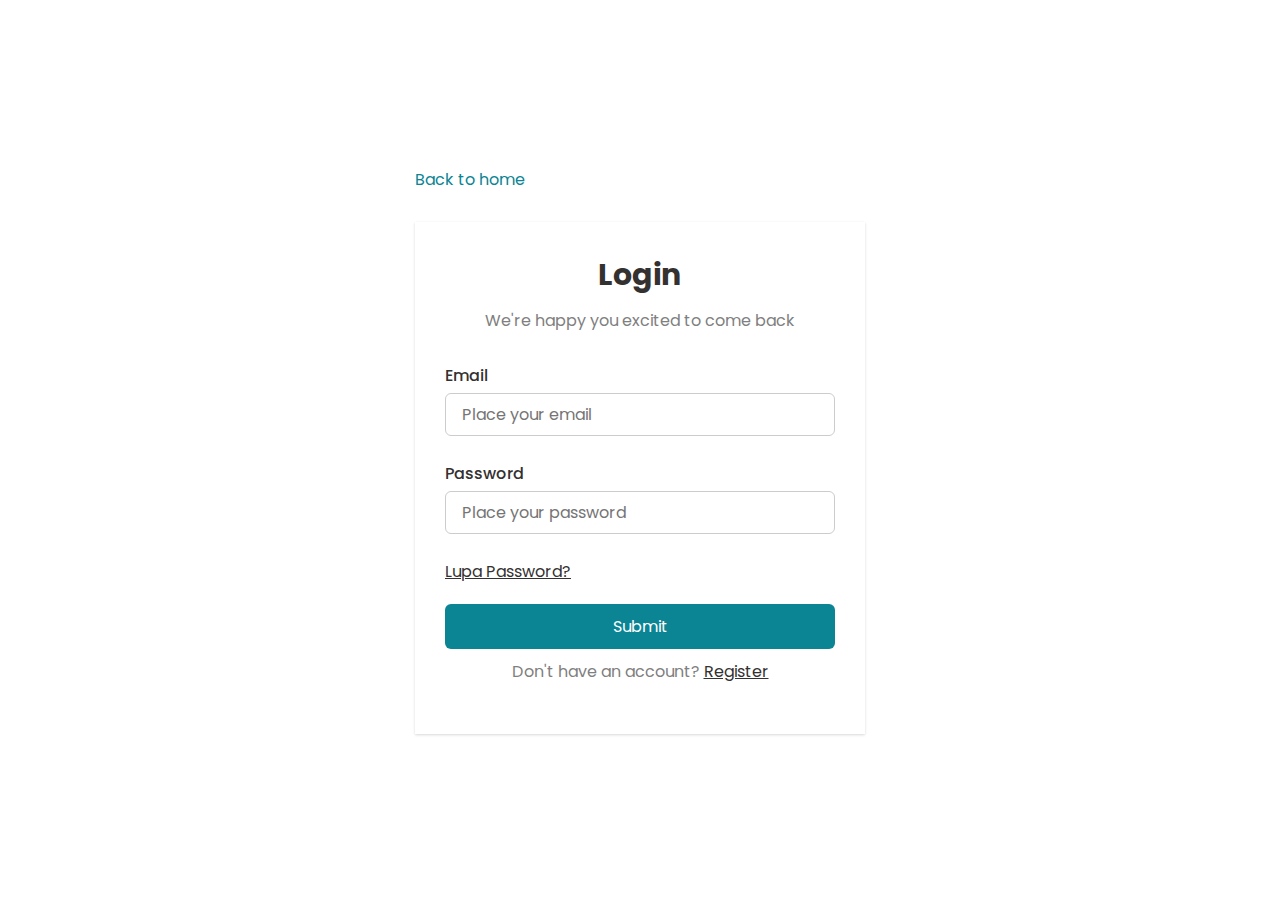
<file: login.html>
<!DOCTYPE html>
<html lang="en">
<head>
    <meta charset="UTF-8">
    <meta name="viewport" content="width=device-width, initial-scale=1.0">
    <title>JustLearn | Login</title>
    <link rel="stylesheet" href="style.css">
</head>
<body>
    <main class="container flex-center" style="min-height: 100vh; flex-direction: column;">
        <section class="container flex-center">
            <section style="width: 450px; margin-bottom: 30px;">
                <a class="text-back" href="index.html">Back to home</a>
            </section>
        </section>
        <section class="container flex-center">
            <form class="form">
                <h2>Login</h2>
                <p class="form-text-info">We're happy you excited to come back</p>
                <section class="input-control email-control">
                    <label for="email">Email</label>
                    <input type="email" id="email" placeholder="Place your email">
                </section>
                <section class="input-control password-control">
                    <label for="password">Password</label>
                    <input type="password" id="password" placeholder="Place your password">
                </section>
                <a href="lupapassword.html" class="text-lupapassword">Lupa Password?</a>
                <button type="submit" class="btn btn-primary">Submit</button>
                <p class="form-text-info">Don't have an account? <a href="register.html" class="text-register">Register</a></p>
            </form>
        </section>
    </main>


    <style>
        .text-back {
            color: var(--primary);
            text-decoration: none;
        }
        .text-lupapassword {
            font-size: 16px;
            color: var(--secondary);
            margin-bottom: 10px;
        }
        .text-register {
            font-size: 16px;
            color: var(--secondary);
        }
    </style>

    <script src="scripts/script-login.js"></script>
</body>
</html>
</file>
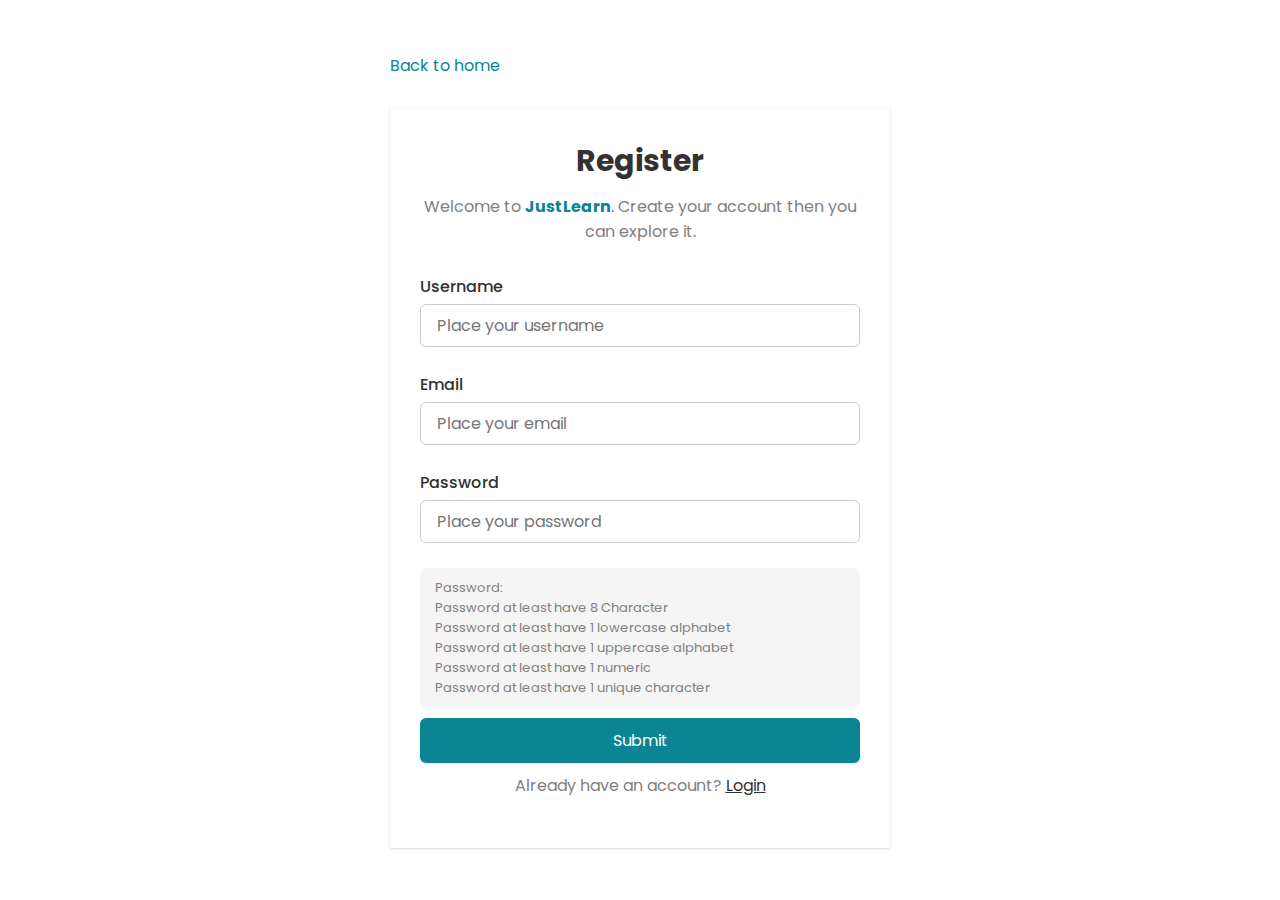
<file: register.html>
<!DOCTYPE html>
<html lang="en">
<head>
    <meta charset="UTF-8">
    <meta name="viewport" content="width=device-width, initial-scale=1.0">
    <title>JustLearn | Register</title>
    <link rel="stylesheet" href="style.css">
</head>
<body>
    <main class="container flex-center" style="min-height: 100vh; flex-direction: column;">
        <section class="container flex-center">
            <section style="width: 500px; margin: 50px 0 30px;">
                <a class="text-back" href="index.html">Back to home</a>
            </section>
        </section>
        <section class="container flex-center">
            <form class="form" style="margin-bottom: 50px; width: 500px;">
                <h2>Register</h2>
                <p class="form-text-info">Welcome to <span class="logo-title">JustLearn</span>. Create your account then you can explore it.</p>
                <section class="input-control username-control">
                    <label for="username">Username</label>
                    <input type="text" id="username" placeholder="Place your username">
                </section>
                <section class="input-control email-control">
                    <label for="email">Email</label>
                    <input type="email" id="email" placeholder="Place your email">
                </section>
                <section class="input-control password-control">
                    <label for="password">Password</label>
                    <input type="password" id="password" placeholder="Place your password">
                </section>
                <section class="password-rule">
                    <p class="password-rule-text">
                        Password: <br>
                        <span class="password-rule-length">Password at least have 8 Character</span> <br>
                        <span class="password-rule-lowercase">Password at least have 1 lowercase alphabet</span> <br>
                        <span class="password-rule-uppercase">Password at least have 1 uppercase alphabet</span> <br>
                        <span class="password-rule-numeric">Password at least have 1 numeric</span> <br>
                        <span class="password-rule-uniquechar">Password at least have 1 unique character</span>
                    </p>
                </section>
                <button type="submit" class="btn btn-primary">Submit</button>
                <p class="form-text-info">Already have an account? <a href="login.html" class="text-login">Login</a></p>
            </form>
        </section>
    </main>


    <style>
         .text-back {
            color: var(--primary);
            text-decoration: none;
        }
        .logo-title {
            color: var(--primary);
            font-weight: bold;
        }
        .text-lupapassword {
            font-size: 16px;
            color: var(--secondary);
            margin-bottom: 10px;
        }
        .text-login {
            font-size: 16px;
            color: var(--secondary);
        }
        .password-rule {
            background: #F5F5F5;
            border-radius: 6px;
            font-size: 13px;
            padding: 10px 15px;
        }
        .password-rule-text {
            text-align: left !important;
            margin-bottom: 0;
            color: gray;
        }
        .password-rule-eligible {
            color: #379777;
            font-weight: 500;
        }
    </style>

    <script src="scripts/script.register.js"></script>
    
</body>
</html>
</file>
<file: style.css>
@import url('https://fonts.googleapis.com/css2?family=Poppins:ital,wght@0,100;0,200;0,300;0,400;0,500;0,600;0,700;0,800;0,900;1,100;1,200;1,300;1,400;1,500;1,600;1,700;1,800;1,900&display=swap');

:root {
    --primary: #0B8494 ;
    --secondary: #343131;
}

* {
    margin: 0;
    padding: 0;
    box-sizing: border-box;
    scroll-behavior: smooth;
    font-family: 'Poppins', sans-serif;
}

.container {
    max-width: 1300px !important;
    margin: 0 auto !important;
    padding: 0 20px !important;
}

.flexx {
    display: flex;
    align-items: center;
}

.flex-center {
    display: flex;
    align-items: center;
    justify-content: center;
}

.flex-between {
    display: flex;
    align-items: center;
    justify-content: space-between;
}
.flex-evenly {
    display: flex;
    align-items: center;
    justify-content: space-evenly;
}


/* icons */
.icon {
    font-size: 20px;
    color: var(--secondary) !important;
    cursor: pointer;
}
.icon-dark {
    color: white !important;
}
.icon-light {
    color: var(--secondary)
}


/* BTN */
.btn {
    border: none !important;
    outline: none !important;
    padding: 10px 14px !important;
    background: var(--primary) !important;
    border-radius: 6px !important;
    cursor: pointer !important;
    color: white !important;
    font-size: 16px !important;
}
.btn-navigate {
    text-decoration: none;
    color: var(--secondary) !important;
}
.btn-container {
    column-gap: 15px;
}
.btn-ghost {
    background-color: transparent !important;
    color: var(--secondary) !important;
}
.btn-primary {
    background-color: var(--primary) !important;
    color: white !important;
}
.btn-secondary {
    background: var(--secondary) !important;
    color: white !important;
}


/* HEADER */
.header {
    width: 100%;
    padding: 15px 0;
    position: fixed;
    background-color: white;
    transition: all 0.3s ease-in-out;
}
.header-hidden {
    transform: translateY(-100px);
    transition: all 0.3s ease-in-out;
}
.header-shadow {
    box-shadow: rgba(0, 0, 0, 0.1) 0px 1px 3px 0px, rgba(0, 0, 0, 0.06) 0px 1px 2px 0px;
}
.header h1 {
    font-size: 30px !important;
    font-weight: bold !important;
    color: var(--primary) !important;
}
.header .nav-links {
    column-gap: 25px !important;
}

.header .nav-links a {
    font-size: 16px !important;
    text-decoration: none !important;
    color: var(--secondary) !important;
}
.header .menu-icon {
    display: block !important;
    z-index: 999 !important;
    transition: all 0.5s ease-in-out !important;
}

@media (max-width: 500px) {
    .header h1 {
        font-size: 25px;
    }
}

@media (max-width: 1000px) {
    .header-hidden {
        transform: none;
    }
    .header .nav-links {
        position: fixed;
        top: 0;
        right: 0;
        left: -100%;
        bottom: 0;
        width: 100%;
        height: 100%;
        background: var(--primary) !important;
        justify-content: center;
        flex-direction: column;
        column-gap: 0;
        row-gap: 25px;
        transition: all 0.5s ease-in-out !important;
    }
    .header .nav-links.show-nav {
        left: 0;
    }
    .header .nav-links a {
        font-size: 18px !important;
        text-decoration: none !important;
        color: white !important;
    }
}
@media (min-width: 1000px) {
    .header .menu-icon {
        display: none !important;
    }
}





/* form  */
.form {
    width: 450px;
    padding: 30px;
    display: flex;
    flex-direction: column;
    row-gap: 10px;
    box-shadow: rgba(0, 0, 0, 0.1) 0px 1px 3px 0px, rgba(0, 0, 0, 0.06) 0px 1px 2px 0px;
}
.form h2 {
    font-size: 30px;
    color: var(--secondary) !important;
    text-align: center;
}
.form .form-text-info {
    color: gray;
    text-align: center;
    margin-bottom: 20px;
}
.form .input-control {
    display: flex;
    flex-direction: column;
    margin-bottom: 15px;
    color: var(--secondary) !important;
}
.form label {
    font-size: 16px;
    font-weight: 500;
    margin-bottom: 5px;
    color: var(--secondary) !important;
}
.form input {
    border: 1px solid #ccc;
    outline: none;
    border-radius: 6px;
    padding: 8px 16px;
    font-size: 16px;
}
.form .input-error {
    font-size: 13px;
    margin-top: 1px;
    color: #C7253E;
    text-align: left;
    margin-bottom: 0;
}





/* program */
.program {
    padding-top: 150px;
    min-height: 900px;
    display: flex;
    flex-direction: column;
    row-gap: 50px;
    column-gap: 30px;
}

.program .program-header {
    display: flex;
    flex-direction: column;
    row-gap: 15px;
}
.program .program-header h1 {
    font-size: 40px;
    color: var(--secondary) !important;
}
.program .program-header p {
    color: gray;
    width: 600px;
}

.program-cards {
    display: grid;
    grid-template-columns: repeat(auto-fill, minmax(300px, 1fr));
    row-gap: 50px;
    column-gap: 30px;
}
.program-card {
    min-height: 400px;
    border-radius: 6px;
    box-shadow: rgba(99, 99, 99, 0.2) 0px 2px 8px 0px;
}
.program-card .img-container {
    width: 100%;
    height: 200px;
} 
.program-card img {
    width: 100%;
    height: 100%;
    object-fit: cover;
    border-top-left-radius: 6px;
    border-top-right-radius: 6px;
}
.program .text-container {
    padding: 12px;
    display: flex;
    flex-direction: column;
    row-gap: 10px;
}
.program .text-container h3 {
    color: var(--secondary) !important;
}
.program .text-container p {
    color: gray;
}
.program .price-container {
    column-gap: 10px;
}
.program .price-container .price {
    text-decoration: line-through;
}
.program .price-container .price-discount {
    color: var(--primary) !important;
    font-size: 20px;
    font-weight: bold;
}

@media (max-width: 768px) {
    .program .program-header p {
        width: auto;
    }
}








/* footer */
.footer {
    min-height: 500px;
    padding: 50px 100px 20px;
    background: var(--primary) !important;
    color: white;
    margin-top: 200px;
    display: flex;
    flex-direction: column;
    align-items: start !important;
    justify-content: space-between;
}
.sub-footer {
    display: flex;
    width: 100%;
    justify-content: space-between;
    column-gap: 40px;
}
.footer h1 {
    font-size: 35px;
}
.footer .footer-subscribe {
    margin-top: 10px;
    width: 350px;
}
.footer .footer-subscribe p {
    margin-bottom: 10px;
}
.footer .footer-subscribe input {
    width: 100%;
    border: none;
    outline: none;
    background: white;
    padding: 10px 16px;
    border-radius: 6px;
    font-size: 16px;
    color: gray;
}
.footer .footer-subscribe .btn {
    width: 100%;
    margin-top: 15px;
}
.footer .footer-icons {
    margin-top: 30px;
    column-gap: 20px;
}
.footer .footer-icons .footer-icon {
    font-size: 25px;
}
.footer-services-title {
    font-weight: 500;
}
.footer .footer-options {
    display: flex;
    flex-direction: column;
    row-gap: 10px;
    margin-top: 50px;
}
.footer .footer-options a {
    color: white;
    text-decoration: none;
    font-size: 15px;
}
.footer .footer-copyright {
    width: 100%;
    font-size: 15px;
}


@media (max-width: 500px) {
    .footer {
        padding: 50px 10px 20px !important;
    }
    .footer .footer-subscribe {
        width: auto;
    }
}

@media (max-width: 1000px) {
    .footer {
        padding: 50px 40px 20px;
    }
    .footer-copyright {
        margin-top: 30px !important;
    }
    .sub-footer {
        flex-direction: column;
        row-gap: 70px;
    }
    .footer .footer-options {
        row-gap: 10px;
        margin-top: 30px;
    }
}
</file>
